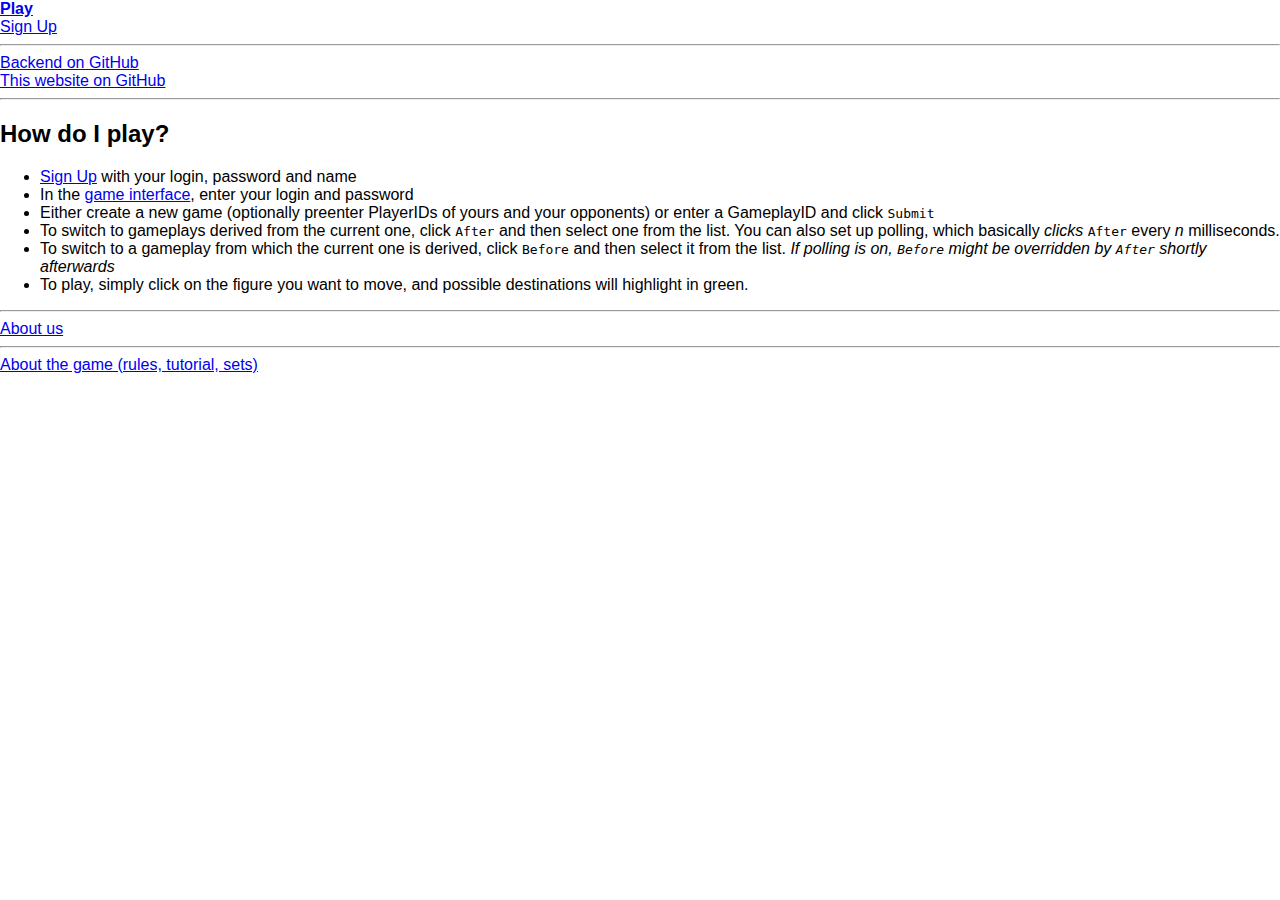
<file: index.html>
<!DOCTYPE html>
<html>
	<head>
		<title>3manchess-web</title>
		<meta charset="UTF-8">
		<link rel="stylesheet" type="text/css" href="css/style.css">
		<!--script type="text/javascript" src="js/jquery-2.2.3.min.js"></script-->
	</head>
	<body>
		<!-- Google Tag Manager -->
		<noscript><iframe src="//www.googletagmanager.com/ns.html?id=GTM-5ZJ772"
		    height="0" width="0" style="display:none;visibility:hidden"></iframe></noscript>
		<script>(function(w,d,s,l,i){w[l]=w[l]||[];w[l].push({'gtm.start':
new Date().getTime(),event:'gtm.js'});var f=d.getElementsByTagName(s)[0],
		j=d.createElement(s),dl=l!='dataLayer'?'&l='+l:'';j.async=true;j.src=
			'//www.googletagmanager.com/gtm.js?id='+i+dl;f.parentNode.insertBefore(j,f);
		})(window,document,'script','dataLayer','GTM-5ZJ772');</script>
		<!-- End Google Tag Manager -->
		<a href="play.html"><b>Play</b></a><br>
		<a href="signup.html">Sign Up</a><br>
		<hr>
		<a href="https://github.com/ArchieT/3manchess">Backend on GitHub</a><br>
		<a href="https://github.com/ArchieT/3manchess-web">This website on GitHub</a><br>
		<hr>
		<h2>How do I play?</h2>
		<ul>
			<li><a href="signup.html">Sign Up</a> with your login, password and name</li>
			<li>In the <a href="play.html">game interface</a>, enter your login and password</li>
			<li>Either create a new game (optionally preenter PlayerIDs of yours and your opponents) or enter a GameplayID and click <kbd>Submit</kbd></li>
			<li>To switch to gameplays derived from the current one, click <kbd>After</kbd> and then select one from the list. You can also set up polling, which basically <i>clicks</i> <kbd>After</kbd> every <i>n</i> milliseconds.</li>
			<li>To switch to a gameplay from which the current one is derived, click <kbd>Before</kbd> and then select it from the list. <i>If polling is on, <kbd>Before</kbd> might be overridden by <kbd>After</kbd> shortly afterwards</i></li>
			<li>To play, simply click on the figure you want to move, and possible destinations will highlight in green.</li>
		</ul>

		<hr>
		<a href="about.html">About us</a>

		<hr>

		<a href="http://3manchess.com" target="_blank">About the game (rules, tutorial, sets)</a>

		<!--script type="text/javascript" src="js/website.js"></script-->
	</body>
</html>
</file>
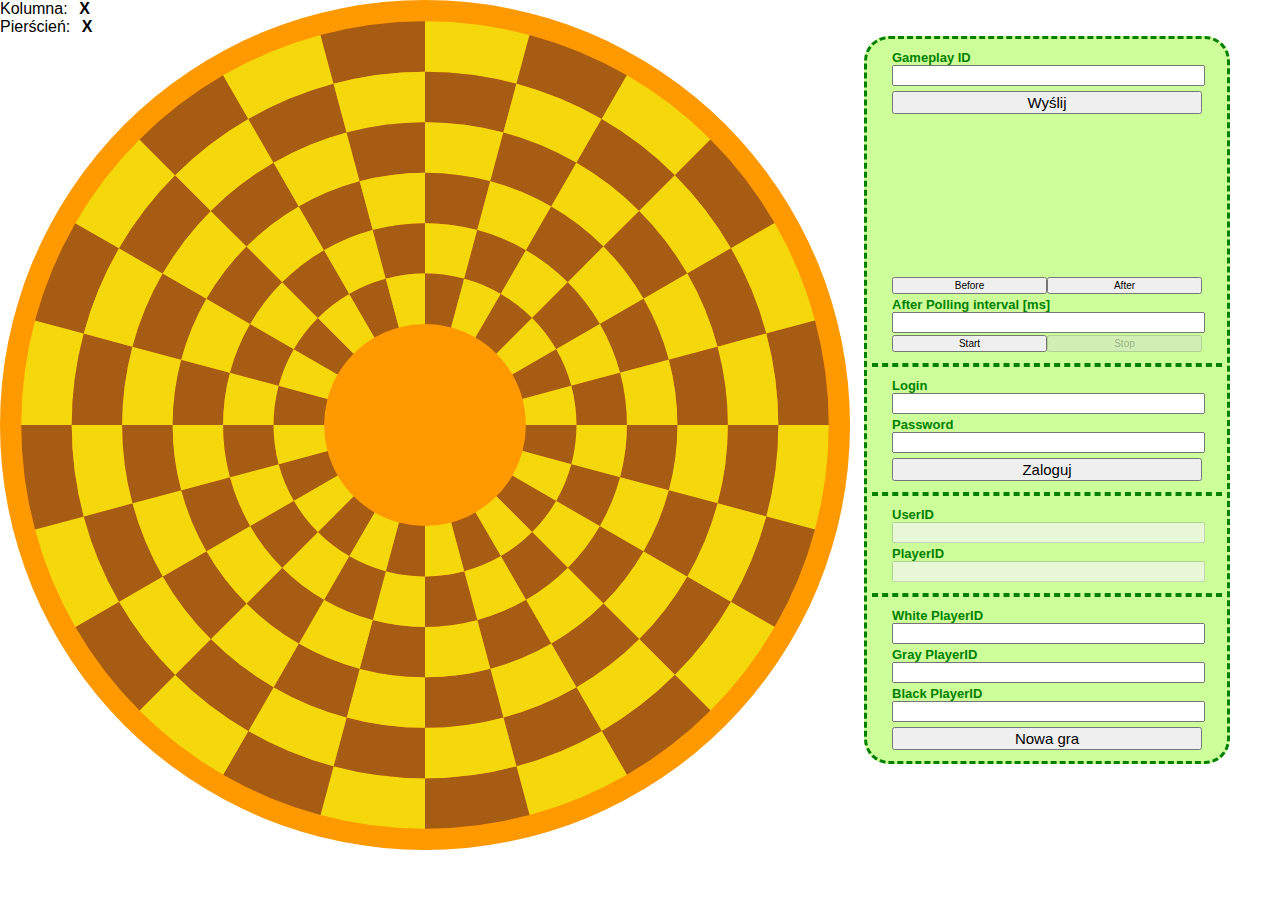
<file: play.html>
<!DOCTYPE html>
<html>
	<head>
		<title>3manchess-web</title>
		<meta charset="UTF-8">
		<link rel="stylesheet" type="text/css" href="css/style.css">
		<script type="text/javascript" src="js/jquery-2.2.3.min.js"></script>
		<script type="text/javascript" src="js/jcanvas.js"></script>
		<script type="text/javascript" src="js/chess2.js"></script>
		<script type="text/javascript" src="js/tools.js"></script>
		<script type="text/javascript" src="js/client.js"></script>
		<script type="text/javascript" src="js/figure.js"></script>
		<script type="text/javascript" src="js/gameplay.js"></script>
		<script type="text/javascript" src="js/state.js"></script>
		<script type="text/javascript" src="js/tools.js"></script>
	</head>
	<body>
		<!-- Google Tag Manager -->
		<noscript><iframe src="//www.googletagmanager.com/ns.html?id=GTM-5ZJ772"
		    height="0" width="0" style="display:none;visibility:hidden"></iframe></noscript>
		<script>(function(w,d,s,l,i){w[l]=w[l]||[];w[l].push({'gtm.start':
new Date().getTime(),event:'gtm.js'});var f=d.getElementsByTagName(s)[0],
		j=d.createElement(s),dl=l!='dataLayer'?'&l='+l:'';j.async=true;j.src=
			'//www.googletagmanager.com/gtm.js?id='+i+dl;f.parentNode.insertBefore(j,f);
		})(window,document,'script','dataLayer','GTM-5ZJ772');</script>
		<!-- End Google Tag Manager -->
		<canvas id="board" width="850" height="850"></canvas>
		<canvas id="pawns" width="850" height="850"></canvas>
		<div>Kolumna: <div id="col" class="lab">X</div></div>
		<div>Pierścień: <div id="row" class="lab">X</div></div>
		<div class="gameforms">
			<form id="game_form" class="gameform">
				<label for="gameid_input" class="gameforms_label">Gameplay ID</label>
				<input id="gameid_input" class="gameforms_input">
				<button type="submit" id="form_submit" class="gameforms_button">Wyślij</button><br>
				<div class="afterlist" id="afterlist">
				</div>
			</form>
			<div class="gameform">
				<button id="getbefore" class="aftbut">Before</button><button id="getafter" class="aftbut">After</button>
				<label for="intervalms" class="gameforms_label">After Polling interval [ms]</label>
				<input id="intervalms" class="gameforms_input">
				<button id="stapoll" class="aftbut">Start</button><button id="stopoll" class="aftbut" disabled>Stop</button>
			</div>
			<hr class="gameforms_hr">
			<form id="loginform" class="gameform">
				<label for="logininput" class="gameforms_label">Login</label>
				<input id="logininput" class="gameforms_input">
				<label for="passwdinput" class="gameforms_label">Password</label>
				<input id="passwdinput" type="password" class="gameforms_input">
				<button type="submit" id="loginsubmit" class="gameforms_button">Zaloguj</button><br>
			</form>
			<hr class="gameforms_hr">
			<div class="gameform">
				<label for="userid" class="gameforms_label">UserID</label>
				<input id="userid" disabled class="gameforms_input">
				<label for="playerid" class="gameforms_label">PlayerID</label>
				<input id="playerid" disabled class="gameforms_input">
			</div>
			<hr class="gameforms_hr">
			<form id="newgameform" class="gameform">
				<label for="whitenew" class="gameforms_label">White PlayerID</label>
				<input id="whitenew" class="gameforms_input">
				<label for="graynew" class="gameforms_label">Gray PlayerID</label>
				<input id="graynew" class="gameforms_input">
				<label for="blacknew" class="gameforms_label">Black PlayerID</label>
				<input id="blacknew" class="gameforms_input">
				<button type="submit" id="newgamesubmit" class="gameforms_button">Nowa gra</button><br>
			</form>
		</div>
		<script type="text/javascript" src="js/main.js"></script>
	</body>
</html>
</file>
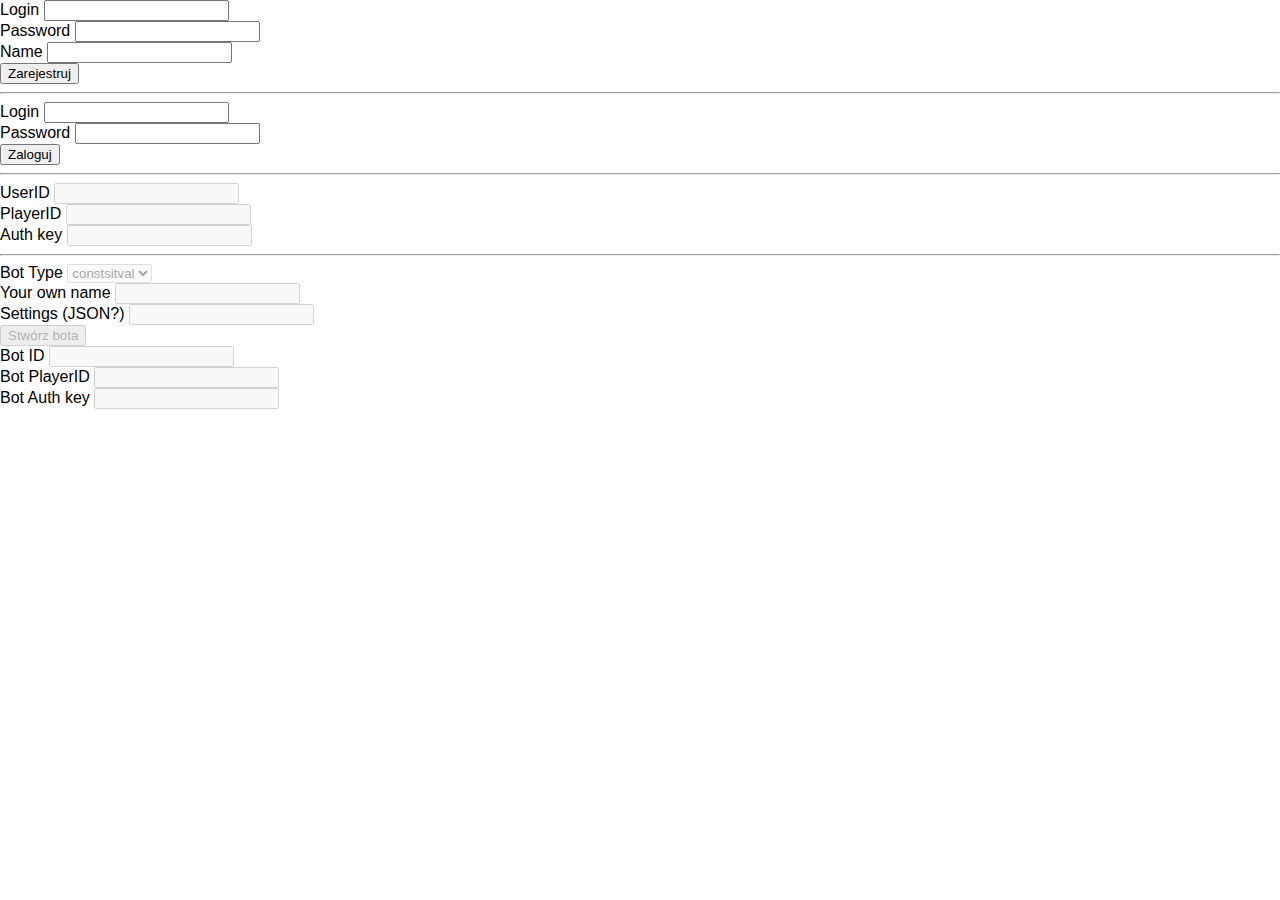
<file: signup.html>
<!DOCTYPE html>
<html>
	<head>
		<title>3manchess-web</title>
		<meta charset="UTF-8">
		<link rel="stylesheet" type="text/css" href="css/style.css">
		<script type="text/javascript" src="js/jquery-2.2.3.min.js"></script>
		<script type="text/javascript" src="js/jcanvas.js"></script>
		<script type="text/javascript" src="js/client.js"></script>
	</head>
	<body>
		<!-- Google Tag Manager -->
		<noscript><iframe src="//www.googletagmanager.com/ns.html?id=GTM-5ZJ772"
		    height="0" width="0" style="display:none;visibility:hidden"></iframe></noscript>
		<script>(function(w,d,s,l,i){w[l]=w[l]||[];w[l].push({'gtm.start':
new Date().getTime(),event:'gtm.js'});var f=d.getElementsByTagName(s)[0],
		j=d.createElement(s),dl=l!='dataLayer'?'&l='+l:'';j.async=true;j.src=
			'//www.googletagmanager.com/gtm.js?id='+i+dl;f.parentNode.insertBefore(j,f);
		})(window,document,'script','dataLayer','GTM-5ZJ772');</script>
		<!-- End Google Tag Manager -->
		<div class="signupforms">
			<form id="signingform" class="signupform">
				<label for="signlogin" class="signforms_label">Login</label>
				<input id="signlogin" class="signforms_input"><br>
				<label for="signpasswd" class="signforms_label">Password</label>
				<input id="signpasswd" type="password" class="signforms_input"><br>
				<label for="signupname" class="signforms_label">Name</label>
				<input id="signupname" class="signforms_input"><br>
				<button type="submit" id="signupsubmit" class="signforms_button">Zarejestruj</button><br>
			</form><hr class="signforms_hr">
			<form id="loginform" class="signupform">
				<label for="logininput" class="signforms_label">Login</label>
				<input id="logininput" class="signforms_input"><br>
				<label for="passwdinput" class="signforms_label">Password</label>
				<input id="passwdinput" type="password" class="signforms_input"><br>
				<button type="submit" id="loginsubmit" class="signforms_button">Zaloguj</button><br>
			</form>
			<hr class="signforms_hr">
			<div class="signupform">
				<label for="userid" class="signforms_label">UserID</label>
				<input id="userid" disabled class="signforms_input"><br>
				<label for="playerid" class="signforms_label">PlayerID</label>
				<input id="playerid" disabled class="signforms_input"><br>
				<label for="authkey" disabled class="signforms_label">Auth key</label>
				<input id="authkey" disabled class="signforms_input"><br>
			</div>
			<hr class="signforms_hr">
			<form id="addbotform" class="signupform">
				<label for="whoami" class="signforms_label">Bot Type</label>
				<select id="whoami" class="signforms_dropdown" disabled>
					<option value="constsitval">constsitval</option>
				</select><br>
				<label for="ownname" class="signforms_label">Your own name</label>
				<input id="ownname" class="signforms_input" disabled><br>
				<label for="settings" class="signforms_label">Settings (JSON?)</label>
				<input id="settings" class="signforms_input" disabled><br>
				<button type="submit" id="botsubmit" class="signforms_button" disabled>Stwórz bota</button><br>
			</form>
			<div class="signupform">
				<label for="botid" class="signforms_label">Bot ID</label>
				<input id="botid" class="signforms_input" disabled><br>
				<label for="botplayerid" class="signforms_label">Bot PlayerID</label>
				<input id="botplayerid" class="signforms_input" disabled><br>
				<label for="botauth" class="signforms_label">Bot Auth key</label>
				<input id="botauth" class="signforms_input" disabled><br>
			</div>
		</div>
		<script type="text/javascript" src="js/signup.js"></script>
	</body>
</html>
</file>
<file: css/style.css>
body {
	margin: 0;
	font-family: Arial, Helvetica, sans-serif;
}
canvas {
	position: absolute;
	top: 0;
	left: 0;
}
.lab {
	display: inline-block;
	width: 25px;
	text-align: center;
	font-weight: bold;
}
div.gameforms {
	position: absolute;
	right: 50px;
	min-width: 360px;
	border: 3px dashed #008000;
	border-radius: 25px;
	background-color: #ccff99;
}
div.state {
	width: 100%;
}
table.alive, tr.alive {
	height: 60px;
	width: 180px;
	border: 0px;
}
td.alive {
	height: 60px;
	width: 60px;
}
table.castling, tr.castling {
	height: 30px;
	width: 180px;
	border: 0px;
}
td.castling, img.castling {
	height: 30px;
	width: 30px;
}
.gameform {
	margin: 11px 25px;
}
div.afterlist {
	overflow-y: scroll;
	height: 150px;
	font-size: 11px;
}
.gameforms_button {
	width: 100%;
	margin-top: 5px;
	font-size: 15px;
}
.aftbut {
	width: 50%;
	margin-top: 1px;
	font-size: 10px;
}
.gameforms_hr {
	border: 2px dashed #008000;
	margin: 0 5px;
}
.gameforms_input {
	width: calc(100% - 5px);
	font-size: 13px;
	font-weight: bold;
	display: block;
}
.gameforms_label {
	margin-top: 3px;
	color: green;
	font-size: 13px;
	font-weight: bold;
	display: block;
}
</file>
